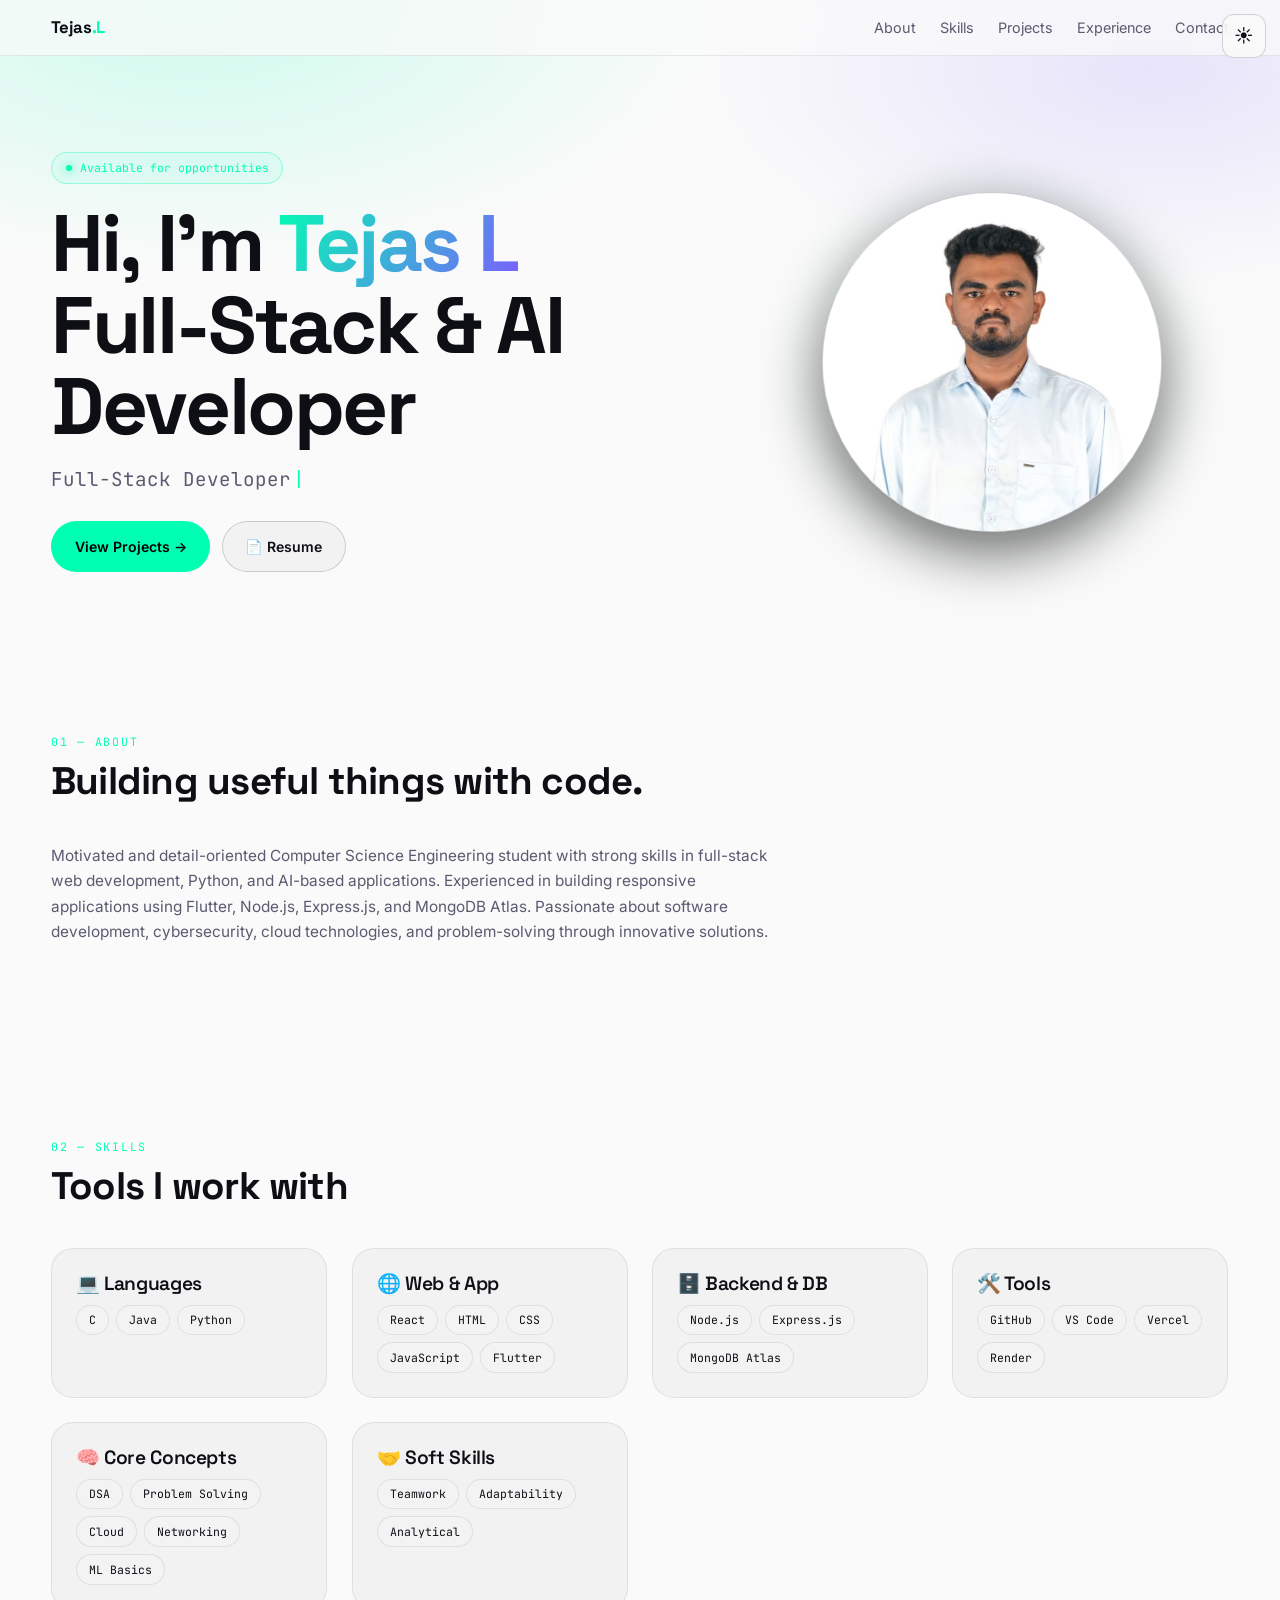
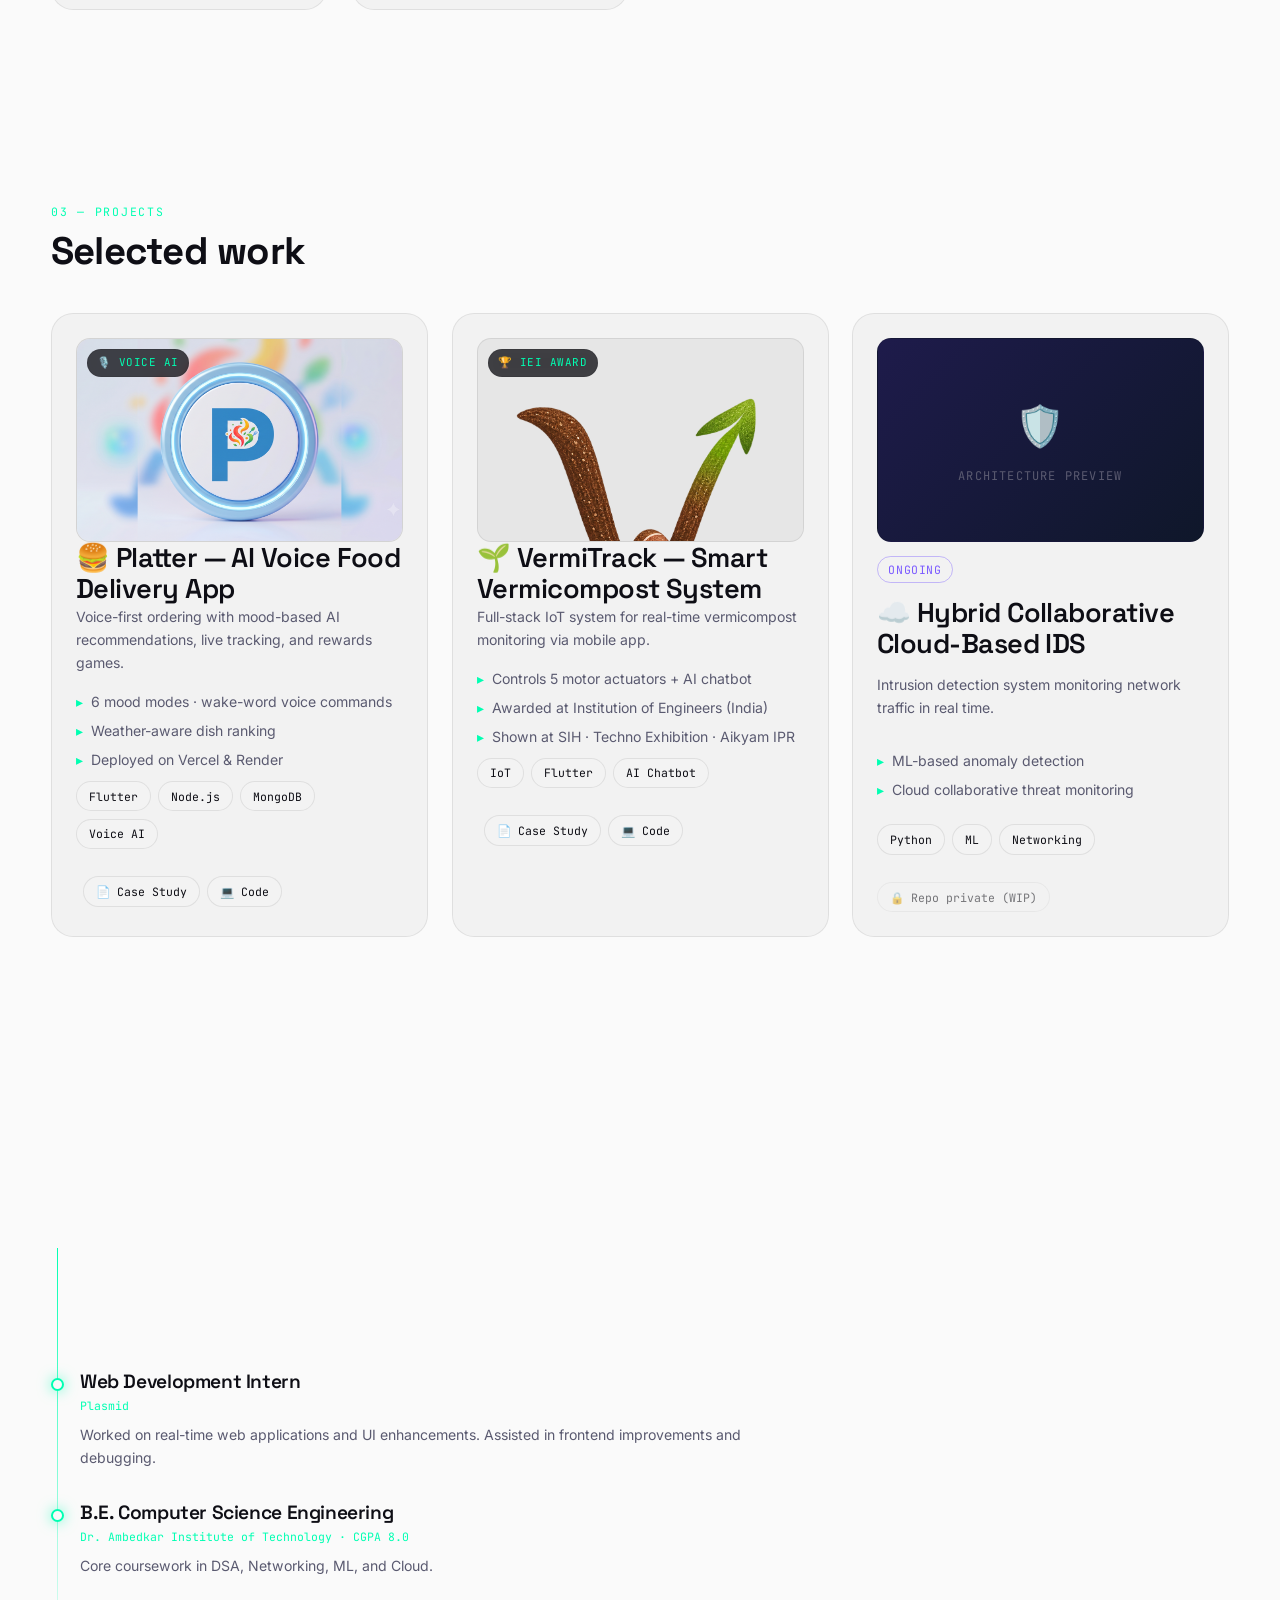
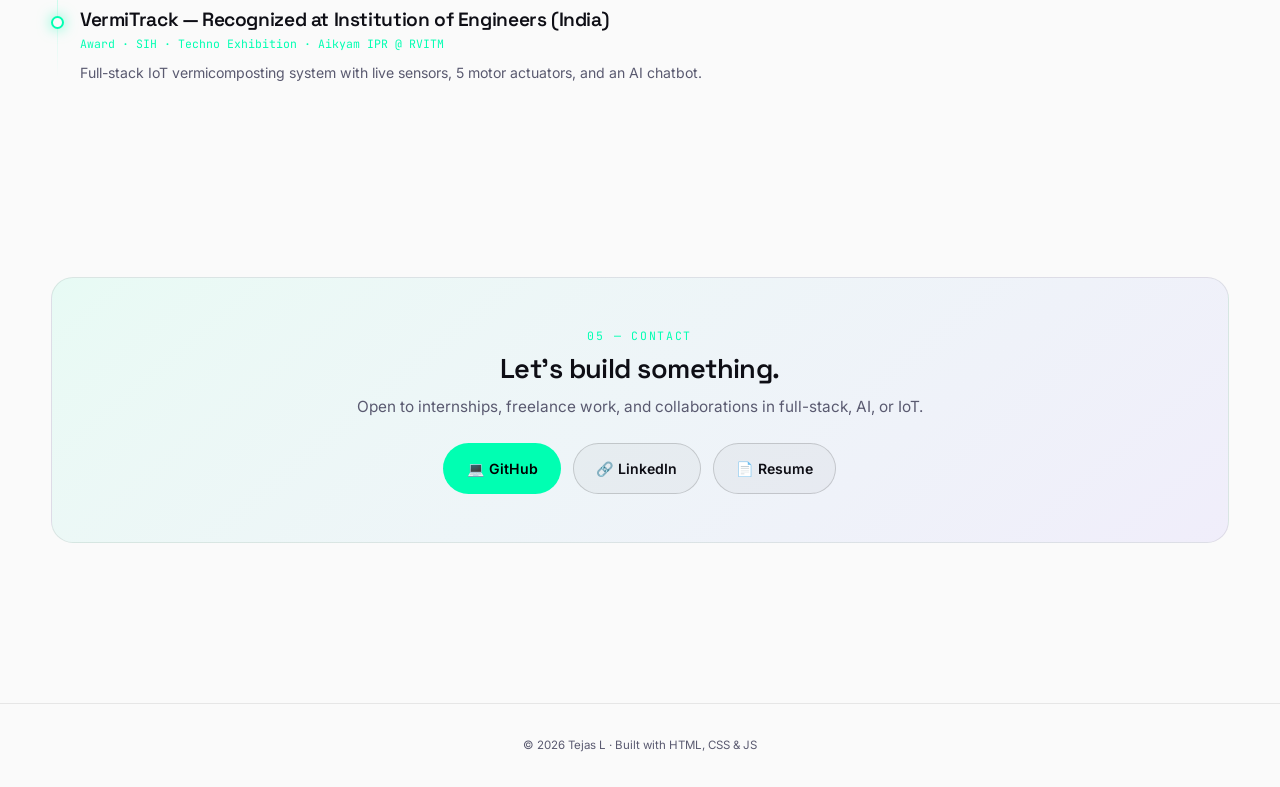
<file: index.html>
<!DOCTYPE html>
<html lang="en">
<head>
<meta charset="UTF-8" />
<meta name="viewport" content="width=device-width, initial-scale=1, viewport-fit=cover" />
<meta name="theme-color" content="#0a0a0f" />

<title>Tejas L — Full-Stack & AI Developer</title>
<meta name="description" content="Tejas L — Computer Science student building full-stack apps with Flutter, Node.js, MongoDB. AI + IoT projects. Open to internships." />

<meta property="og:title" content="Tejas L — Full-Stack & AI Developer" />
<meta property="og:description" content="Building apps with Flutter, Node.js, MongoDB. AI + IoT projects." />
<meta property="og:image" content="https://tejasl.vercel.app/assets/og-cover.png" />
<meta property="og:url" content="https://tejasl.vercel.app/" />
<meta property="og:type" content="website" />

<meta name="twitter:card" content="summary_large_image" />
<meta name="twitter:title" content="Tejas L — Full-Stack & AI Developer" />
<meta name="twitter:description" content="Building apps with Flutter, Node.js, MongoDB." />
<meta name="twitter:image" content="https://tejasl.vercel.app/assets/og-cover.png" />

<link rel="preconnect" href="https://fonts.googleapis.com">
<link rel="preconnect" href="https://fonts.gstatic.com" crossorigin>
<script>
  // Prevent theme flash — runs before CSS loads
  (function(){
    try{
      const stored = localStorage.getItem('theme');
      const prefersLight = window.matchMedia('(prefers-color-scheme: light)').matches;
      const theme = stored || (prefersLight ? 'light' : 'dark');
      document.documentElement.setAttribute('data-theme', theme);
    }catch(e){
      document.documentElement.setAttribute('data-theme', 'dark');
    }
  })();
</script>
<link href="https://fonts.googleapis.com/css2?family=Inter:wght@400;500;600;700&family=Space+Grotesk:wght@600;700&family=JetBrains+Mono:wght@400;500&display=swap" rel="stylesheet">
<link rel="stylesheet" href="shared.css" />
</head>
<body>

<!-- ============ NAV ============ -->
<nav class="nav">
  <div class="container">
    <div class="nav-logo">Tejas<span>.L</span></div>
    <ul class="nav-links">
      <li><a href="#about">About</a></li>
      <li><a href="#skills">Skills</a></li>
      <li><a href="#projects">Projects</a></li>
      <li><a href="#experience">Experience</a></li>
      <li><a href="#contact">Contact</a></li>
    </ul>
    <button class="nav-toggle" aria-label="Open menu">☰</button>
  </div>
</nav>
<button class="theme-toggle" id="theme-toggle" aria-label="Toggle theme" title="Toggle theme (press T)">
  <span class="theme-icon-dark">🌙</span>
  <span class="theme-icon-light" style="display:none">☀️</span>
</button>
<!-- Mobile drawer -->
<div class="nav-drawer" role="dialog" aria-modal="true">
  <button class="close" aria-label="Close menu">✕</button>
  <a href="#about">About</a>
  <a href="#skills">Skills</a>
  <a href="#projects">Projects</a>
  <a href="#experience">Experience</a>
  <a href="#contact">Contact</a>
</div>

<!-- ============ HERO ============ -->
<header class="hero">
  <div class="container hero-grid">
    <div>
      <div class="hero-badge">Available for opportunities</div>
      <h1 class="hero-title">Hi, I'm <span class="grad">Tejas L</span><br>Full-Stack &amp; AI Developer</h1>
      <div class="role-rotator" id="rotator"
           data-roles='["Full-Stack Developer","AI &amp; IoT Enthusiast","Flutter App Builder","Cybersecurity Explorer"]'></div>
      <div class="cta-group">
        <a class="btn btn-primary" href="#projects">View Projects →</a>
        <a class="btn btn-ghost" href="Tejas_L_Resume.pdf" download>📄 Resume</a>
      </div>
    </div>
    <div class="photo-wrap">
      <div class="photo-glow"></div>
      <img class="photo" src="assets/passportsize.jpeg" alt="Tejas L" />
    </div>
  </div>
</header>

<!-- ============ ABOUT ============ -->
<section id="about">
  <div class="container">
    <div class="section-head reveal">
      <span class="kicker">01 — About</span>
      <h2>Building useful things with code.</h2>
    </div>
    <p class="reveal" style="max-width:720px">
      Motivated and detail-oriented Computer Science Engineering student with strong skills in
      full-stack web development, Python, and AI-based applications. Experienced in building
      responsive applications using Flutter, Node.js, Express.js, and MongoDB Atlas. Passionate
      about software development, cybersecurity, cloud technologies, and problem-solving
      through innovative solutions.
    </p>
  </div>
</section>

<!-- ============ SKILLS ============ -->
<section id="skills">
  <div class="container">
    <div class="section-head reveal">
      <span class="kicker">02 — Skills</span>
      <h2>Tools I work with</h2>
    </div>
    <div class="bento">
      <div class="card reveal">
        <h3>💻 Languages</h3>
        <div class="chip-row">
          <span class="chip">C</span><span class="chip">Java</span><span class="chip">Python</span>
        </div>
      </div>
      <div class="card reveal">
        <h3>🌐 Web &amp; App</h3>
        <div class="chip-row">
          <span class="chip">React</span><span class="chip">HTML</span><span class="chip">CSS</span>
          <span class="chip">JavaScript</span><span class="chip">Flutter</span>
        </div>
      </div>
      <div class="card reveal">
        <h3>🗄️ Backend &amp; DB</h3>
        <div class="chip-row">
          <span class="chip">Node.js</span><span class="chip">Express.js</span><span class="chip">MongoDB Atlas</span>
        </div>
      </div>
      <div class="card reveal">
        <h3>🛠️ Tools</h3>
        <div class="chip-row">
          <span class="chip">GitHub</span><span class="chip">VS Code</span>
          <span class="chip">Vercel</span><span class="chip">Render</span>
        </div>
      </div>
      <div class="card reveal">
        <h3>🧠 Core Concepts</h3>
        <div class="chip-row">
          <span class="chip">DSA</span><span class="chip">Problem Solving</span>
          <span class="chip">Cloud</span><span class="chip">Networking</span><span class="chip">ML Basics</span>
        </div>
      </div>
      <div class="card reveal">
        <h3>🤝 Soft Skills</h3>
        <div class="chip-row">
          <span class="chip">Teamwork</span><span class="chip">Adaptability</span><span class="chip">Analytical</span>
        </div>
      </div>
    </div>
  </div>
</section>

<!-- ============ PROJECTS ============ -->
<section id="projects">
  <div class="container">
    <div class="section-head reveal">
      <span class="kicker">03 — Projects</span>
      <h2>Selected work</h2>
    </div>
    <div class="projects-grid">

      

  <!-- ============ PLATTER ============ -->
  <article class="project reveal">
    <a href="platter.html" class="project-thumb-link" aria-label="View Platter case study">
    <div class="project-thumb"
         data-img="assets/platter-home.png"
         data-caption="Platter — mood-based home screen"
         role="button"
         tabindex="0"
         aria-label="View Platter preview">
      <img src="assets/platter_banner.png" alt="Platter home screen" loading="lazy" />
      <span class="thumb-badge">🎙️ Voice AI</span>
    </div>

    <h3>🍔 Platter — AI Voice Food Delivery App</h3>
    <p>Voice-first ordering with mood-based AI recommendations, live tracking, and rewards games.</p>
    <ul>
      <li>6 mood modes · wake-word voice commands</li>
      <li>Weather-aware dish ranking</li>
      <li>Deployed on Vercel &amp; Render</li>
    </ul>
    <div class="chip-row">
      <span class="chip">Flutter</span><span class="chip">Node.js</span>
      <span class="chip">MongoDB</span><span class="chip">Voice AI</span>
    </div>
    <div class="chip-row" style="margin-top:.85rem">
      <a href="platter.html" class="chip">📄 Case Study</a>
      <a href="https://github.com/Tejas-0012/Platter" target="_blank" rel="noopener" class="chip">💻 Code</a>
    </div>
    </a>
  </article>

  <!-- ============ VERMITRACK ============ -->
  <article class="project reveal">
    <a href="vermitrack.html" class="project-thumb-link" aria-label="View VermiTrack case study">
    <div class="project-thumb"
         data-img="assets/vermitrack-dashboard.jpg"
         data-caption="VermiTrack — live dashboard with AI assistant"
         role="button"
         tabindex="0"
         aria-label="View VermiTrack preview">
      <img src="assets/Vermi_banner.png" alt="VermiTrack dashboard" loading="lazy" />
      <span class="thumb-badge">🏆 IEI Award</span>
    </div>


    <h3>🌱 VermiTrack — Smart Vermicompost System</h3>
    <p>Full-stack IoT system for real-time vermicompost monitoring via mobile app.</p>
    <ul>
      <li>Controls 5 motor actuators + AI chatbot</li>
      <li>Awarded at Institution of Engineers (India)</li>
      <li>Shown at SIH · Techno Exhibition · Aikyam IPR</li>
    </ul>
    <div class="chip-row">
      <span class="chip">IoT</span><span class="chip">Flutter</span><span class="chip">AI Chatbot</span>
    </div>
    <div class="chip-row" style="margin-top:.85rem">
      <a href="vermitrack.html" class="chip">📄 Case Study</a>
      <a href="https://github.com/Tejas-0012/VermiTrack" target="_blank" rel="noopener" class="chip">💻 Code</a>
    </div>

    </a>
  </article>

  <!-- ============ CLOUD IDS ============ -->
  <article class="project reveal">
    <div class="project-thumb"
         data-img="assets/ids-diagram.jpg"
         data-caption="Cloud IDS — network traffic anomaly detection architecture"
         role="button"
         tabindex="0"
         aria-label="View Cloud IDS preview"
         style="background:linear-gradient(135deg,#1e1b4b,#0f172a);display:flex;align-items:center;justify-content:center">
      <div style="text-align:center;padding:2rem">
        <div style="font-size:2.5rem;margin-bottom:.5rem">🛡️</div>
        <div style="font-family:'JetBrains Mono',monospace;font-size:.75rem;color:var(--muted);letter-spacing:.1em;text-transform:uppercase">Architecture Preview</div>
      </div>
    </div>

    <span class="status-pill">Ongoing</span>
    <h3>☁️ Hybrid Collaborative Cloud-Based IDS</h3>
    <p>Intrusion detection system monitoring network traffic in real time.</p>
    <ul>
      <li>ML-based anomaly detection</li>
      <li>Cloud collaborative threat monitoring</li>
    </ul>
    <div class="chip-row">
      <span class="chip">Python</span><span class="chip">ML</span><span class="chip">Networking</span>
    </div>
    <div class="chip-row" style="margin-top:.85rem">
      <span class="chip" style="opacity:.55;cursor:default">🔒 Repo private (WIP)</span>
    </div>
  </article>


    </div>
  </div>
</section>

<!-- ============ EXPERIENCE ============ -->
<section id="experience">
  <div class="container">
    <div class="section-head reveal">
      <span class="kicker">04 — Experience</span>
      <h2>Where I've worked</h2>
    </div>
    <div class="timeline">
      <div class="tl-item reveal">
        <h4>Full Stack Development Intern</h4>
        <div class="meta">Intrnforte</div>
        <p>Developed responsive web pages using HTML, CSS, and JavaScript. Improved frontend structure and overall user experience.</p>
      </div>
      <div class="tl-item reveal">
        <h4>Web Development Intern</h4>
        <div class="meta">Plasmid</div>
        <p>Worked on real-time web applications and UI enhancements. Assisted in frontend improvements and debugging.</p>
      </div>
      <div class="tl-item reveal">
        <h4>B.E. Computer Science Engineering</h4>
        <div class="meta">Dr. Ambedkar Institute of Technology · CGPA 8.0</div>
        <p>Core coursework in DSA, Networking, ML, and Cloud.</p>
      </div>
      <div class="tl-item reveal">
        <h4>VermiTrack — Recognized at Institution of Engineers (India)</h4>
        <div class="meta">Award · SIH · Techno Exhibition · Aikyam IPR @ RVITM</div>
        <p>Full-stack IoT vermicomposting system with live sensors, 5 motor actuators, and an AI chatbot.</p>
      </div>
    </div>
  </div>
</section>

<!-- ============ CONTACT ============ -->
<section id="contact">
  <div class="container">
    <div class="cta-box reveal">
      <span class="kicker">05 — Contact</span>
      <h3>Let's build something.</h3>
      <p>Open to internships, freelance work, and collaborations in full-stack, AI, or IoT.</p>
      <div class="cta-group">
        <a class="btn btn-primary" href="https://github.com/Tejas-0012" target="_blank" rel="noopener">💻 GitHub</a>
        <a class="btn btn-ghost" href="https://www.linkedin.com/in/tejas-l-214a2a400/" target="_blank" rel="noopener">🔗 LinkedIn</a>
        <a class="btn btn-ghost" href="Tejas_L_Resume.pdf" download>📄 Resume</a>
      </div>
    </div>
  </div>
</section>

<!-- ============ FOOTER ============ -->
<footer>
  <div class="container">
    © <span id="year"></span> Tejas L · Built with HTML, CSS &amp; JS
  </div>
</footer>

<button class="to-top" aria-label="Scroll to top">↑</button>

<script src="shared.js" defer></script>
</body>
</html>
</file>
<file: shared.css>
/* ============================================================
   SHARED DESIGN SYSTEM — Tejas L Portfolio
   Mobile-first · Responsive · Accessible
   ============================================================ */

/* ---------- 1. TOKENS ---------- */
:root{
  /* Colors */
  --bg:#0a0a0f;
  --bg-2:#0e0e15;
  --surface:rgba(255,255,255,.04);
  --surface-2:rgba(255,255,255,.06);
  --border:rgba(255,255,255,.09);
  --border-2:rgba(255,255,255,.16);
  --text:#e6e6ef;
  --text-dim:#c4c4d4;
  --muted:#8a8aa3;

  /* Accents (overridable per page) */
  --accent:#00ffb2;
  --accent-2:#7c5cff;

  /* Layout */
  --max:1180px;
  --max-narrow:760px;
  --radius-sm:10px;
  --radius:16px;
  --radius-lg:22px;
  --radius-xl:28px;

  /* Fluid spacing */
  --gap-xs:clamp(.4rem,.8vw,.6rem);
  --gap-sm:clamp(.7rem,1.5vw,1rem);
  --gap:clamp(1rem,2.5vw,1.5rem);
  --gap-lg:clamp(1.5rem,4vw,2.5rem);
  --gap-xl:clamp(2rem,6vw,4rem);

  /* Fluid section padding */
  --sec-y:clamp(3rem,8vw,6rem);

  /* Fluid typography scale */
  --fs-xs:clamp(.72rem,.9vw,.8rem);
  --fs-sm:clamp(.82rem,1.1vw,.9rem);
  --fs-base:clamp(.95rem,1.2vw,1.02rem);
  --fs-lg:clamp(1.05rem,1.6vw,1.2rem);
  --fs-xl:clamp(1.3rem,2.6vw,1.7rem);
  --fs-2xl:clamp(1.6rem,3.6vw,2.4rem);
  --fs-3xl:clamp(2rem,5.5vw,3.6rem);
  --fs-4xl:clamp(2.4rem,7vw,5rem);

  /* Motion */
  --ease:cubic-bezier(.2,.8,.2,1);
  --ease-bounce:cubic-bezier(.34,1.56,.64,1);
}
/* ============ LIGHT MODE ============ */
:root[data-theme="light"]{
  --bg:#fafafa;
  --bg-2:#f0f0f4;
  --surface:rgba(0,0,0,.03);
  --surface-2:rgba(0,0,0,.05);
  --border:rgba(0,0,0,.08);
  --border-2:rgba(0,0,0,.16);
  --text:#0e0e15;
  --text-dim:#2a2a35;
  --muted:#5a5a70;
}
:root[data-theme="light"] body{
  background-image:
    radial-gradient(70% 50% at 15% 0%, color-mix(in srgb, var(--accent) 18%, transparent), transparent 60%),
    radial-gradient(60% 40% at 90% 8%, color-mix(in srgb, var(--accent-2) 14%, transparent), transparent 60%);
}
:root[data-theme="light"] body.theme-vermitrack{
  --accent:#16a34a;
  --accent-2:#6d28d9;
}
:root[data-theme="light"] body.theme-platter{
  --accent:#ea580c;
  --accent-2:#a855f7;
}

/* Theme toggle button */
.theme-toggle{
  position:fixed;
  top:.85rem;
  right:.85rem;
  z-index:150;
  width:44px;
  height:44px;
  border-radius:12px;
  border:1px solid var(--border-2);
  background:color-mix(in srgb, var(--bg) 80%, transparent);
  backdrop-filter:blur(12px);
  -webkit-backdrop-filter:blur(12px);
  color:var(--text);
  display:flex;
  align-items:center;
  justify-content:center;
  cursor:pointer;
  font-size:1.15rem;
  transition:transform .3s var(--ease-bounce),
             background .3s,
             border-color .3s;
}
.theme-toggle:hover{
  transform:scale(1.08) rotate(15deg);
  border-color:var(--accent);
}
.theme-toggle:active{transform:scale(.95)}

/* Smooth color transition on theme change */
html.theme-transitioning *,
html.theme-transitioning *::before,
html.theme-transitioning *::after{
  transition:background-color .35s ease,
             border-color .35s ease,
             color .25s ease !important;
}

/* Prevent flash before JS loads — inline script handles this */


/* Page-level accent overrides */
body.theme-vermitrack{
  --accent:#4ade80;
  --accent-2:#7c5cff;
}
body.theme-platter{
  --accent:#ff6b35;
  --accent-2:#c084fc;
}

/* ---------- 2. RESET ---------- */
*,*::before,*::after{box-sizing:border-box}
*{margin:0;padding:0}
html{
  scroll-behavior:smooth;
  -webkit-text-size-adjust:100%;
  text-size-adjust:100%;
}
body{
  font-family:'Inter',system-ui,-apple-system,sans-serif;
  font-size:var(--fs-base);
  line-height:1.65;
  color:var(--text);
  background:var(--bg);
  overflow-x:hidden;
  -webkit-font-smoothing:antialiased;
  min-height:100dvh;
  background-image:
    radial-gradient(70% 50% at 15% 0%, color-mix(in srgb, var(--accent) 14%, transparent), transparent 60%),
    radial-gradient(60% 40% at 90% 8%, color-mix(in srgb, var(--accent-2) 12%, transparent), transparent 60%);
  background-attachment:fixed;
}
img,svg,video{max-width:100%;display:block;height:auto}
a{color:inherit;text-decoration:none}
button{font:inherit;color:inherit;background:none;border:none;cursor:pointer}
input,textarea,select{font:inherit;color:inherit}
ul{list-style:none}

/* Focus ring */
:focus-visible{
  outline:2px solid var(--accent);
  outline-offset:3px;
  border-radius:6px;
}

/* Selection */
::selection{background:var(--accent);color:#000}

/* Scrollbar (subtle, optional) */
::-webkit-scrollbar{width:10px;height:10px}
::-webkit-scrollbar-track{background:transparent}
::-webkit-scrollbar-thumb{background:rgba(255,255,255,.08);border-radius:10px}
::-webkit-scrollbar-thumb:hover{background:rgba(255,255,255,.16)}

/* ---------- 3. LAYOUT ---------- */
.container{
  width:min(var(--max),92%);
  margin-inline:auto;
}
.container-narrow{
  width:min(var(--max-narrow),92%);
  margin-inline:auto;
}

section{
  padding-block:var(--sec-y);
  position:relative;
}
section:first-of-type{padding-top:var(--gap-xl)}

/* ---------- 4. TYPOGRAPHY ---------- */
h1,h2,h3,h4{
  font-family:'Space Grotesk','Inter',sans-serif;
  font-weight:700;
  line-height:1.15;
  letter-spacing:-.02em;
  color:var(--text);
}
h1{font-size:var(--fs-4xl);line-height:1.02;letter-spacing:-.03em}
h2{font-size:var(--fs-2xl)}
h3{font-size:var(--fs-lg);font-weight:600}
h4{font-size:var(--fs-base);font-weight:600}

p{
  color:var(--muted);
  font-size:var(--fs-base);
  margin-bottom:1rem;
}
p:last-child{margin-bottom:0}
p strong{color:var(--text);font-weight:600}

.grad{
  background:linear-gradient(120deg,var(--accent),var(--accent-2));
  -webkit-background-clip:text;
  background-clip:text;
  color:transparent;
}

.mono{font-family:'JetBrains Mono',monospace}

.kicker{
  font-family:'JetBrains Mono',monospace;
  font-size:var(--fs-xs);
  color:var(--accent);
  letter-spacing:.15em;
  text-transform:uppercase;
  margin-bottom:.5rem;
  display:block;
}

.section-head{
  max-width:720px;
  margin-bottom:var(--gap-lg);
}

/* ---------- 5. NAV ---------- */
.nav{
  position:sticky;
  top:0;
  z-index:100;
  backdrop-filter:blur(14px);
  -webkit-backdrop-filter:blur(14px);
  background:color-mix(in srgb, var(--bg) 72%, transparent);
  border-bottom:1px solid var(--border);
}
.nav .container{
  display:flex;
  justify-content:space-between;
  align-items:center;
  padding-block:.85rem;
  gap:var(--gap);
}
.nav-logo{
  font-family:'Space Grotesk',sans-serif;
  font-weight:700;
  font-size:1.05rem;
  letter-spacing:-.02em;
  white-space:nowrap;
}
.nav-logo span{color:var(--accent)}

.nav-links{
  display:none;
  gap:1.5rem;
}
.nav-links a{
  color:var(--muted);
  font-size:.9rem;
  position:relative;
  padding:.25rem 0;
  transition:color .25s;
}
.nav-links a:hover{color:var(--text)}
.nav-links a::after{
  content:'';
  position:absolute;
  left:0;bottom:-2px;
  width:100%;height:1px;
  background:var(--accent);
  transform:scaleX(0);
  transform-origin:right;
  transition:transform .35s var(--ease);
}
.nav-links a:hover::after{
  transform:scaleX(1);
  transform-origin:left;
}

.nav-back{
  display:inline-flex;
  align-items:center;
  gap:.45rem;
  color:var(--muted);
  font-size:.9rem;
  transition:color .25s,transform .25s;
  white-space:nowrap;
}
.nav-back:hover{color:var(--accent);transform:translateX(-4px)}

/* Mobile menu button */
.nav-toggle{
  display:flex;
  align-items:center;
  justify-content:center;
  width:40px;height:40px;
  border-radius:10px;
  border:1px solid var(--border);
  background:var(--surface);
  color:var(--text);
  font-size:1.2rem;
}

/* Show desktop links ≥ 720px */
@media (min-width:720px){
  .nav-links{display:flex}
  .nav-toggle{display:none}
}

/* Mobile menu drawer */
.nav-drawer{
  position:fixed;
  inset:0;
  z-index:200;
  background:color-mix(in srgb, var(--bg) 92%, transparent);
  backdrop-filter:blur(20px);
  -webkit-backdrop-filter:blur(20px);
  display:flex;
  flex-direction:column;
  align-items:center;
  justify-content:center;
  gap:2rem;
  opacity:0;
  pointer-events:none;
  transition:opacity .3s var(--ease);
}
.nav-drawer.open{opacity:1;pointer-events:auto}
.nav-drawer a{
  font-family:'Space Grotesk',sans-serif;
  font-size:clamp(1.6rem,6vw,2.2rem);
  font-weight:600;
  color:var(--text);
  transition:color .25s;
}
.nav-drawer a:hover{color:var(--accent)}
.nav-drawer .close{
  position:absolute;
  top:1.2rem;right:1.2rem;
  width:44px;height:44px;
  border-radius:12px;
  border:1px solid var(--border);
  background:var(--surface);
  display:flex;align-items:center;justify-content:center;
  font-size:1.2rem;
}

/* ---------- 6. HERO ---------- */
.hero{
  padding-block:clamp(3rem,10vw,6rem);
  min-height:auto;
}

.hero-grid{
  display:grid;
  grid-template-columns:1fr;
  gap:var(--gap-lg);
  align-items:center;
}

@media (min-width:860px){
  .hero-grid{
    grid-template-columns:1.15fr .85fr;
    gap:var(--gap-xl);
  }
}

.hero-badge{
  display:inline-flex;
  align-items:center;
  gap:.5rem;
  font-family:'JetBrains Mono',monospace;
  font-size:var(--fs-xs);
  color:var(--accent);
  border:1px solid color-mix(in srgb, var(--accent) 35%, transparent);
  border-radius:999px;
  padding:.35rem .85rem;
  margin-bottom:1.2rem;
  background:color-mix(in srgb, var(--accent) 6%, transparent);
}
.hero-badge::before{
  content:'';
  width:6px;height:6px;
  border-radius:50%;
  background:var(--accent);
  box-shadow:0 0 10px var(--accent);
  animation:pulse 2s infinite;
}
@keyframes pulse{
  0%,100%{opacity:1;transform:scale(1)}
  50%{opacity:.4;transform:scale(.8)}
}

.hero-title{
  font-size:var(--fs-4xl);
  margin-bottom:1rem;
}

.role-rotator{
  font-family:'JetBrains Mono',monospace;
  color:var(--muted);
  font-size:var(--fs-lg);
  margin-bottom:1.6rem;
  min-height:1.6em;
}
.role-rotator::after{
  content:'|';
  color:var(--accent);
  animation:blink 1s steps(1) infinite;
  margin-left:2px;
}
@keyframes blink{50%{opacity:0}}

/* CTA group */
.cta-group{
  display:flex;
  flex-wrap:wrap;
  gap:.75rem;
  margin-top:1.5rem;
}

/* ---------- 7. BUTTONS ---------- */
.btn{
  display:inline-flex;
  align-items:center;
  justify-content:center;
  gap:.5rem;
  padding:.8rem 1.4rem;
  border-radius:999px;
  font-weight:600;
  font-size:var(--fs-sm);
  border:1px solid transparent;
  cursor:pointer;
  transition:transform .3s var(--ease-bounce),
             box-shadow .3s,
             background .3s,
             border-color .3s;
  white-space:nowrap;
  text-align:center;
}
.btn-primary{
  background:var(--accent);
  color:#000;
}
.btn-primary:hover{
  transform:translateY(-3px);
  box-shadow:0 10px 30px color-mix(in srgb, var(--accent) 35%, transparent);
}
.btn-ghost{
  border-color:var(--border-2);
  background:var(--surface);
  color:var(--text);
}
.btn-ghost:hover{
  background:var(--surface-2);
  transform:translateY(-3px);
}

/* ---------- 8. PHOTO ---------- */
.photo-wrap{
  display:flex;
  justify-content:center;
  position:relative;
  order:-1;  /* Photo above text on mobile */
}
@media (min-width:860px){
  .photo-wrap{order:0}
}

.photo-glow{
  position:absolute;
  inset:10%;
  border-radius:50%;
  background:radial-gradient(circle,
    color-mix(in srgb, var(--accent) 30%, transparent),
    transparent 65%);
  filter:blur(50px);
  z-index:0;
  pointer-events:none;
}
.photo{
  position:relative;
  z-index:1;
  width:clamp(180px,40vw,340px);
  aspect-ratio:1;
  border-radius:50%;
  object-fit:cover;
  object-position:top;
  border:1px solid var(--border-2);
  box-shadow:
    0 0 0 6px rgba(255,255,255,.03),
    0 20px 60px rgba(0,0,0,.6);
  transition:transform .5s var(--ease-bounce);
}
.photo:hover{transform:scale(1.03) rotate(-1deg)}

/* ---------- 9. CARDS ---------- */
.card{
  background:var(--surface);
  border:1px solid var(--border);
  border-radius:var(--radius-lg);
  padding:var(--gap);
  position:relative;
  overflow:hidden;
  transition:transform .4s var(--ease),
             border-color .3s,
             background .3s;
}
.card:hover{
  transform:translateY(-4px);
  border-color:var(--border-2);
  background:var(--surface-2);
}
.card h3{margin-bottom:.5rem;display:flex;align-items:center;gap:.4rem}
.card p,.card li{font-size:var(--fs-sm);color:var(--muted)}

/* ---------- 10. BENTO / SKILLS ---------- */
.bento{
  display:grid;
  grid-template-columns:repeat(auto-fit,minmax(min(100%,220px),1fr));
  gap:var(--gap);
}

.chip-row{
  display:flex;
  flex-wrap:wrap;
  gap:.45rem;
  margin-top:.6rem;
}
.chip{
  font-family:'JetBrains Mono',monospace;
  font-size:var(--fs-xs);
  padding:.3rem .75rem;
  border-radius:999px;
  border:1px solid var(--border);
  background:rgba(255,255,255,.03);
  color:var(--text);
  transition:background .25s,color .25s,border-color .25s;
  white-space:nowrap;
}
.chip:hover,
a.chip:hover{
  background:var(--accent);
  color:#000;
  border-color:var(--accent);
}

/* ---------- 11. PROJECTS GRID ---------- */
.projects-grid{
  display:grid;
  grid-template-columns:repeat(auto-fit,minmax(min(100%,300px),1fr));
  gap:var(--gap);
}

.project{
  border-radius:var(--radius-lg);
  border:1px solid var(--border);
  background:var(--surface);
  padding:var(--gap);
  display:flex;
  flex-direction:column;
  gap:.85rem;
  position:relative;
  overflow:hidden;
  transition:transform .4s var(--ease),border-color .3s;
}
.project::after{
  content:'';
  position:absolute;
  top:0;left:0;
  height:2px;width:100%;
  background:linear-gradient(90deg,var(--accent),var(--accent-2));
  transform:scaleX(0);
  transform-origin:left;
  transition:transform .5s var(--ease);
}
.project:hover{
  transform:translateY(-6px);
  border-color:var(--border-2);
}
.project:hover::after{transform:scaleX(1)}
.project h3{font-size:var(--fs-xl)}
.project p{font-size:var(--fs-sm)}
.project ul{
  display:flex;
  flex-direction:column;
  gap:.35rem;
}
.project li{
  font-size:var(--fs-sm);
  color:var(--muted);
  display:flex;
  gap:.5rem;
}
.project li::before{content:'▸';color:var(--accent);flex-shrink:0}

.status-pill{
  font-family:'JetBrains Mono',monospace;
  font-size:var(--fs-xs);
  padding:.2rem .65rem;
  border-radius:999px;
  border:1px solid color-mix(in srgb, var(--accent-2) 40%, transparent);
  color:var(--accent-2);
  width:fit-content;
  text-transform:uppercase;
  letter-spacing:.05em;
}
/* ============ PROJECT THUMBNAILS ============ */
.project-thumb{
  position:relative;
  border-radius:14px;
  overflow:hidden;
  border:1px solid var(--border);
  background:var(--surface-2);
  aspect-ratio:16/10;
  cursor:zoom-in;
  transition:transform .4s var(--ease),border-color .3s;
}
.project-thumb:hover{
  transform:scale(1.02);
  border-color:var(--border-2);
}
.project-thumb img{
  width:100%;
  height:100%;
  object-fit:cover;
  object-position:top center;
  display:block;
  transition:transform .6s var(--ease);
}
.project-thumb:hover img{transform:scale(1.06)}

/* Zoom icon badge */
.project-thumb::after{
  content:'⤢';
  position:absolute;
  top:.6rem;
  right:.6rem;
  width:28px;
  height:28px;
  display:flex;
  align-items:center;
  justify-content:center;
  border-radius:8px;
  background:rgba(10,10,15,.7);
  backdrop-filter:blur(8px);
  border:1px solid var(--border);
  color:#fff;
  font-size:.75rem;
  opacity:0;
  transform:translateY(-4px);
  transition:opacity .3s,transform .3s;
  pointer-events:none;
  z-index:2;
}
.project-thumb:hover::after{opacity:1;transform:translateY(0)}

/* Small badge overlay (e.g. "Awarded") */
.thumb-badge{
  position:absolute;
  top:.6rem;
  left:.6rem;
  z-index:2;
  font-family:'JetBrains Mono',monospace;
  font-size:.68rem;
  padding:.25rem .6rem;
  border-radius:999px;
  background:rgba(10,10,15,.75);
  backdrop-filter:blur(8px);
  border:1px solid var(--border);
  color:var(--accent);
  text-transform:uppercase;
  letter-spacing:.04em;
}

/* Stack for multiple thumbs in one card */
.thumb-row{
  display:grid;
  grid-template-columns:1fr 1fr;
  gap:.6rem;
}
.thumb-row .project-thumb{aspect-ratio:1/1}

/* ---------- 12. TIMELINE ---------- */
.timeline{
  position:relative;
  padding-left:1.8rem;
  max-width:720px;
}
.timeline::before{
  content:'';
  position:absolute;
  left:6px;top:8px;bottom:8px;
  width:1px;
  background:linear-gradient(180deg,var(--accent),transparent);
}
.tl-item{
  position:relative;
  padding-bottom:2rem;
}
.tl-item:last-child{padding-bottom:0}
.tl-item::before{
  content:'';
  position:absolute;
  left:-1.8rem;
  top:.45rem;
  width:13px;height:13px;
  border-radius:50%;
  background:var(--bg);
  border:2px solid var(--accent);
  box-shadow:0 0 14px color-mix(in srgb, var(--accent) 60%, transparent);
}
.tl-item h4{font-size:var(--fs-lg);margin-bottom:.2rem}
.tl-item .meta{
  font-family:'JetBrains Mono',monospace;
  font-size:var(--fs-xs);
  color:var(--accent);
  margin-bottom:.5rem;
}
.tl-item p{font-size:var(--fs-sm)}

/* ---------- 13. GALLERY + LIGHTBOX ---------- */
.gallery{
  display:grid;
  grid-template-columns:repeat(auto-fit,minmax(min(100%,180px),1fr));
  gap:var(--gap);
  margin-top:var(--gap-lg);
}
@media (min-width:640px){
  .gallery{grid-template-columns:repeat(auto-fit,minmax(200px,1fr))}
}

.shot{
  position:relative;
  border-radius:var(--radius);
  overflow:hidden;
  border:1px solid var(--border);
  background:var(--surface);
  cursor:zoom-in;
  transition:transform .4s var(--ease),border-color .3s,box-shadow .4s;
}
.shot:hover{
  transform:translateY(-5px);
  border-color:var(--border-2);
  box-shadow:0 20px 50px rgba(0,0,0,.5);
}
.shot img{
  width:100%;
  display:block;
  aspect-ratio:9/19.5;
  object-fit:cover;
  object-position:top;
  transition:transform .6s var(--ease);
}
.shot:hover img{transform:scale(1.03)}
.shot::after{
  content:'⤢';
  position:absolute;
  top:.7rem;right:.7rem;
  width:30px;height:30px;
  display:flex;
  align-items:center;
  justify-content:center;
  border-radius:9px;
  background:rgba(10,10,15,.7);
  backdrop-filter:blur(10px);
  border:1px solid var(--border);
  font-size:.85rem;
  opacity:0;
  transform:translateY(-4px);
  transition:opacity .3s,transform .3s;
  pointer-events:none;
}
.shot:hover::after{opacity:1;transform:translateY(0)}

.shot-label{
  padding:.75rem .9rem;
  font-family:'JetBrains Mono',monospace;
  font-size:var(--fs-xs);
  color:var(--muted);
  border-top:1px solid var(--border);
  display:flex;
  justify-content:space-between;
  align-items:center;
  gap:.5rem;
}
.shot-label strong{
  color:var(--accent);
  font-weight:500;
  flex-shrink:0;
}

/* Lightbox */
.lightbox{
  border:none;
  background:transparent;
  padding:0;
  max-width:100vw;
  max-height:100dvh;
  width:100%;
  height:100%;
  overflow:hidden;
}
.lightbox::backdrop{
  background:rgba(5,5,10,.9);
  backdrop-filter:blur(12px);
  -webkit-backdrop-filter:blur(12px);
}
.lb-inner{
  position:relative;
  width:100%;
  height:100%;
  display:flex;
  flex-direction:column;
  align-items:center;
  justify-content:center;
  padding:clamp(.75rem,4vw,2rem);
  gap:1rem;
}
.lb-stage{
  position:relative;
  display:flex;
  align-items:center;
  justify-content:center;
  gap:.5rem;
  max-width:100%;
  max-height:100%;
  width:100%;
}
.lb-img{
  max-width:min(92vw,440px);
  max-height:70dvh;
  width:auto;
  height:auto;
  border-radius:var(--radius);
  border:1px solid var(--border-2);
  box-shadow:0 30px 80px rgba(0,0,0,.8);
  animation:zoomIn .3s var(--ease);
}
@media (min-width:720px){
  .lb-img{max-width:min(90vw,540px);max-height:78dvh}
}
@keyframes zoomIn{
  from{opacity:0;transform:scale(.94)}
  to{opacity:1;transform:scale(1)}
}
.lb-nav{
  position:absolute;
  top:50%;
  transform:translateY(-50%);
  width:44px;height:44px;
  border-radius:50%;
  background:rgba(255,255,255,.08);
  border:1px solid var(--border-2);
  color:#fff;
  font-size:1.4rem;
  display:flex;
  align-items:center;
  justify-content:center;
  cursor:pointer;
  backdrop-filter:blur(10px);
  transition:background .25s,transform .25s;
  z-index:2;
}
.lb-nav:hover{background:rgba(255,255,255,.2)}
.lb-prev{left:.5rem}
.lb-next{right:.5rem}
@media (min-width:720px){
  .lb-prev{left:1rem}
  .lb-next{right:1rem}
}
.lb-close{
  position:absolute;
  top:.75rem;right:.75rem;
  width:40px;height:40px;
  border-radius:12px;
  background:rgba(255,255,255,.08);
  border:1px solid var(--border-2);
  color:#fff;
  font-size:1.1rem;
  display:flex;
  align-items:center;
  justify-content:center;
  cursor:pointer;
  backdrop-filter:blur(10px);
  transition:background .25s,transform .25s;
  z-index:3;
}
.lb-close:hover{background:rgba(239,68,68,.7);transform:rotate(90deg)}
.lb-caption{
  font-family:'JetBrains Mono',monospace;
  font-size:var(--fs-sm);
  color:var(--muted);
  text-align:center;
  max-width:90vw;
  letter-spacing:.02em;
}
.lb-counter{
  font-family:'JetBrains Mono',monospace;
  font-size:var(--fs-xs);
  color:var(--muted);
  opacity:.7;
}
body:has(dialog[open]){overflow:hidden}

/* ---------- 14. VIDEO ---------- */
.video-wrap{
  margin-top:var(--gap-lg);
  border-radius:var(--radius-lg);
  overflow:hidden;
  border:1px solid var(--border);
  background:var(--surface);
  box-shadow:0 30px 80px rgba(0,0,0,.55);
  transition:border-color .35s;
}
.video-wrap:hover{border-color:var(--border-2)}

.video-frame{
  position:relative;
  width:100%;
  aspect-ratio:16/9;
  background:#000;
}
.video-frame iframe,
.video-frame video{
  position:absolute;
  inset:0;
  width:100%;
  height:100%;
  border:0;
  display:block;
}
.video-meta{
  display:flex;
  align-items:center;
  gap:.6rem;
  padding:.85rem 1rem;
  font-family:'JetBrains Mono',monospace;
  font-size:var(--fs-xs);
  color:var(--muted);
  border-top:1px solid var(--border);
}
.video-meta .dot{
  width:8px;height:8px;
  border-radius:50%;
  background:var(--accent);
  box-shadow:0 0 10px var(--accent);
  animation:pulseDot 1.8s ease-in-out infinite;
  flex-shrink:0;
}
@keyframes pulseDot{
  0%,100%{opacity:1;transform:scale(1)}
  50%{opacity:.4;transform:scale(.85)}
}

/* ---------- 15. ARCHITECTURE (SVG) ---------- */
.arch-wrap{
  margin-top:var(--gap-lg);
  border-radius:var(--radius-lg);
  border:1px solid var(--border);
  background:linear-gradient(140deg,rgba(255,255,255,.02),rgba(255,255,255,.005));
  padding:clamp(.75rem,3vw,2rem);
  overflow-x:auto;   /* allow horizontal scroll on tiny screens */
  -webkit-overflow-scrolling:touch;
}
.arch-svg{
  width:100%;
  min-width:640px;   /* keep diagram legible */
  height:auto;
  display:block;
}
@media (min-width:860px){
  .arch-svg{min-width:0}
}

.layer-label{
  font-family:'JetBrains Mono',monospace;
  font-size:11px;
  letter-spacing:.12em;
  fill:#8a8aa3;
  text-transform:uppercase;
}
.box-title{
  font-family:'Space Grotesk',sans-serif;
  font-size:14px;
  font-weight:600;
  fill:#e6e6ef;
}
.box-sub{
  font-family:'Inter',sans-serif;
  font-size:11px;
  fill:#8a8aa3;
}
.box-sub.mono{
  font-family:'JetBrains Mono',monospace;
  font-size:10px;
  fill:#6a6a80;
}
@media (max-width:600px){
  .box-title{font-size:12px}
  .box-sub{font-size:9px}
  .box-sub.mono{font-size:8px}
  .layer-label{font-size:9px}
}

@keyframes dashFlow{to{stroke-dashoffset:-20}}
.arch-svg path[marker-end]{
  stroke-dasharray:4 4;
  animation:dashFlow 1.2s linear infinite;
}

.arch-legend{
  display:flex;
  flex-wrap:wrap;
  gap:.75rem 1.2rem;
  justify-content:center;
  margin-top:1.2rem;
  padding-top:1rem;
  border-top:1px solid var(--border);
}
.legend-item{
  display:inline-flex;
  align-items:center;
  gap:.45rem;
  font-family:'JetBrains Mono',monospace;
  font-size:var(--fs-xs);
  color:var(--muted);
}
.legend-item .sw{
  width:12px;height:12px;
  border-radius:3px;
  display:inline-block;
  flex-shrink:0;
}

/* ---------- 16. REPO CARD ---------- */
.repo-card{
  display:flex;
  align-items:center;
  gap:1rem;
  background:var(--surface);
  border:1px solid var(--border);
  border-radius:var(--radius-lg);
  padding:1.1rem 1.2rem;
  color:var(--text);
  position:relative;
  overflow:hidden;
  transition:transform .35s var(--ease),
             border-color .3s,
             background .3s;
}
.repo-card::before{
  content:'';
  position:absolute;
  left:0;top:0;bottom:0;
  width:3px;
  background:linear-gradient(180deg,var(--accent),var(--accent-2));
  transform:scaleY(0);
  transform-origin:top;
  transition:transform .4s var(--ease);
}
.repo-card:hover{
  transform:translateY(-4px);
  border-color:var(--border-2);
  background:var(--surface-2);
}
.repo-card:hover::before{transform:scaleY(1)}

.repo-icon{
  width:42px;height:42px;
  border-radius:12px;
  display:flex;
  align-items:center;
  justify-content:center;
  background:var(--surface-2);
  border:1px solid var(--border);
  font-size:1.3rem;
  flex-shrink:0;
}
.repo-info{flex:1;min-width:0}
.repo-name{
  font-family:'Space Grotesk',sans-serif;
  font-weight:600;
  font-size:1rem;
  display:flex;
  align-items:center;
  gap:.5rem;
  margin-bottom:.15rem;
  flex-wrap:wrap;
}
.repo-name .badge-pub{
  font-family:'JetBrains Mono',monospace;
  font-size:.62rem;
  padding:.1rem .45rem;
  border-radius:999px;
  border:1px solid var(--border);
  color:var(--muted);
  font-weight:400;
  text-transform:uppercase;
  letter-spacing:.05em;
}
.repo-desc{
  font-size:var(--fs-xs);
  color:var(--muted);
  overflow:hidden;
  text-overflow:ellipsis;
  white-space:nowrap;
}
.repo-arrow{
  font-family:'JetBrains Mono',monospace;
  font-size:.9rem;
  color:var(--muted);
  transition:transform .3s,color .3s;
  flex-shrink:0;
}
.repo-card:hover .repo-arrow{
  transform:translateX(4px);
  color:var(--accent);
}

/* ---------- 17. CTA BOX ---------- */
.cta-box{
  background:linear-gradient(140deg,
    color-mix(in srgb, var(--accent) 8%, transparent),
    color-mix(in srgb, var(--accent-2) 8%, transparent));
  border:1px solid var(--border);
  border-radius:var(--radius-lg);
  padding:clamp(1.8rem,5vw,3rem);
  text-align:center;
}
.cta-box h3{
  font-size:var(--fs-xl);
  margin-bottom:.6rem;
}
.cta-box p{margin-bottom:1.4rem}
.cta-box .cta-group{justify-content:center}

/* ---------- 18. FOOTER ---------- */
footer{
  padding:2rem 0;
  text-align:center;
  color:var(--muted);
  font-size:var(--fs-xs);
  border-top:1px solid var(--border);
  margin-top:var(--gap-xl);
}
footer a{color:var(--accent)}
footer a:hover{text-decoration:underline}

/* ---------- 19. REVEAL ANIMATION ---------- */
.reveal{
  opacity:0;
  transform:translateY(28px);
  transition:opacity .8s var(--ease),transform .8s var(--ease);
  will-change:opacity,transform;
}
.reveal.in{
  opacity:1;
  transform:none;
}

/* ---------- 20. UTILITIES ---------- */
.stack{
  display:flex;
  flex-wrap:wrap;
  gap:.55rem;
  margin-top:1rem;
}
.stack span{
  font-family:'JetBrains Mono',monospace;
  font-size:var(--fs-xs);
  padding:.45rem .9rem;
  border-radius:999px;
  background:var(--surface);
  border:1px solid var(--border);
  transition:background .25s,color .25s,border-color .25s;
}
.stack span:hover{
  background:var(--accent);
  color:#000;
  border-color:var(--accent);
}

.stats{
  display:grid;
  grid-template-columns:repeat(auto-fit,minmax(min(100%,140px),1fr));
  gap:var(--gap-sm);
  margin:var(--gap) 0;
}
.stat{
  background:var(--surface);
  border:1px solid var(--border);
  border-radius:var(--radius);
  padding:1.1rem .75rem;
  text-align:center;
  transition:transform .3s,border-color .3s;
}
.stat:hover{
  transform:translateY(-3px);
  border-color:var(--border-2);
}
.stat .num{
  font-family:'Space Grotesk',sans-serif;
  font-size:clamp(1.4rem,3vw,1.8rem);
  font-weight:700;
  background:linear-gradient(120deg,var(--accent),var(--accent-2));
  -webkit-background-clip:text;
  background-clip:text;
  color:transparent;
  line-height:1.1;
}
.stat .lbl{
  font-family:'JetBrains Mono',monospace;
  font-size:var(--fs-xs);
  color:var(--muted);
  margin-top:.3rem;
}

/* Highlight callout */
.highlight{
  background:linear-gradient(140deg,
    color-mix(in srgb, var(--accent) 8%, transparent),
    color-mix(in srgb, var(--accent-2) 5%, transparent));
  border:1px solid color-mix(in srgb, var(--accent) 25%, transparent);
  border-radius:var(--radius-lg);
  padding:var(--gap);
  margin:var(--gap) 0;
  display:flex;
  gap:1rem;
  align-items:flex-start;
}
.highlight .icon{
  font-size:1.8rem;
  line-height:1;
  flex-shrink:0;
}
.highlight h3{font-size:var(--fs-lg);margin-bottom:.4rem}
.highlight p{font-size:var(--fs-sm);margin:0}

/* Showcase (3-phone) */
.showcase{
  display:flex;
  justify-content:center;
  align-items:flex-end;
  gap:clamp(.5rem,2vw,1.5rem);
  margin-top:var(--gap-lg);
  perspective:1400px;
}
.showcase .phone{
  border-radius:var(--radius-lg);
  overflow:hidden;
  border:1px solid var(--border-2);
  background:#111;
  box-shadow:0 30px 60px rgba(0,0,0,.6);
  transition:transform .6s var(--ease),box-shadow .6s;
  width:clamp(100px,20vw,220px);
}
.showcase .phone img{
  width:100%;
  aspect-ratio:9/19.5;
  object-fit:cover;
  object-position:top;
}
.showcase .phone:nth-child(1){transform:rotate(-6deg) translateY(10px)}
.showcase .phone:nth-child(2){transform:rotate(0) translateY(-10px) scale(1.06);z-index:2}
.showcase .phone:nth-child(3){transform:rotate(6deg) translateY(10px)}
.showcase .phone:hover{
  transform:rotate(0) translateY(-16px) scale(1.08);
  z-index:5;
}
@media (max-width:640px){
  .showcase .phone:nth-child(1),
  .showcase .phone:nth-child(3){display:none}
  .showcase .phone:nth-child(2){width:70%}
}

/* Mood chips (Platter) */
.moods{
  display:flex;
  flex-wrap:wrap;
  gap:.6rem;
  margin-top:var(--gap);
}
.mood{
  padding:.75rem 1rem;
  border-radius:12px;
  font-size:var(--fs-sm);
  font-weight:600;
  color:#111;
  transition:transform .3s var(--ease-bounce);
  cursor:default;
}
.mood:hover{transform:translateY(-3px) scale(1.03)}
.mood span{
  display:block;
  font-size:.68rem;
  font-weight:400;
  opacity:.75;
  margin-top:.1rem;
}

/* Features grid */
.features{
  display:grid;
  grid-template-columns:repeat(auto-fit,minmax(min(100%,260px),1fr));
  gap:var(--gap);
  margin-top:var(--gap-lg);
}
.feature{
  background:var(--surface);
  border:1px solid var(--border);
  border-radius:var(--radius-lg);
  padding:var(--gap);
  transition:transform .4s var(--ease),border-color .3s;
}
.feature:hover{
  transform:translateY(-5px);
  border-color:var(--border-2);
}
.feature .fi{
  font-size:1.6rem;
  margin-bottom:.6rem;
  display:block;
  line-height:1;
}
.feature h3{font-size:var(--fs-base);margin-bottom:.4rem}
.feature p{font-size:var(--fs-sm);margin:0}

/* Scroll-to-top button */
.to-top{
  position:fixed;
  right:1rem;
  bottom:1rem;
  width:44px;height:44px;
  border-radius:50%;
  background:color-mix(in srgb, var(--bg) 80%, transparent);
  border:1px solid var(--border-2);
  backdrop-filter:blur(10px);
  color:var(--text);
  display:flex;
  align-items:center;
  justify-content:center;
  font-size:1.1rem;
  cursor:pointer;
  opacity:0;
  transform:translateY(10px);
  pointer-events:none;
  transition:opacity .3s,transform .3s,background .3s;
  z-index:90;
}
.to-top.visible{opacity:1;transform:translateY(0);pointer-events:auto}
.to-top:hover{background:var(--accent);color:#000;border-color:var(--accent)}

/* ---------- 21. REDUCED MOTION ---------- */
@media (prefers-reduced-motion:reduce){
  *,*::before,*::after{
    animation-duration:.001ms !important;
    animation-iteration-count:1 !important;
    transition-duration:.001ms !important;
  }
  html{scroll-behavior:auto}
  .reveal{opacity:1;transform:none}
}

/* ---------- 22. PRINT ---------- */
@media print{
  body{background:#fff;color:#000}
  .nav,.to-top,footer,.cta-box,iframe{display:none}
}
</file>
